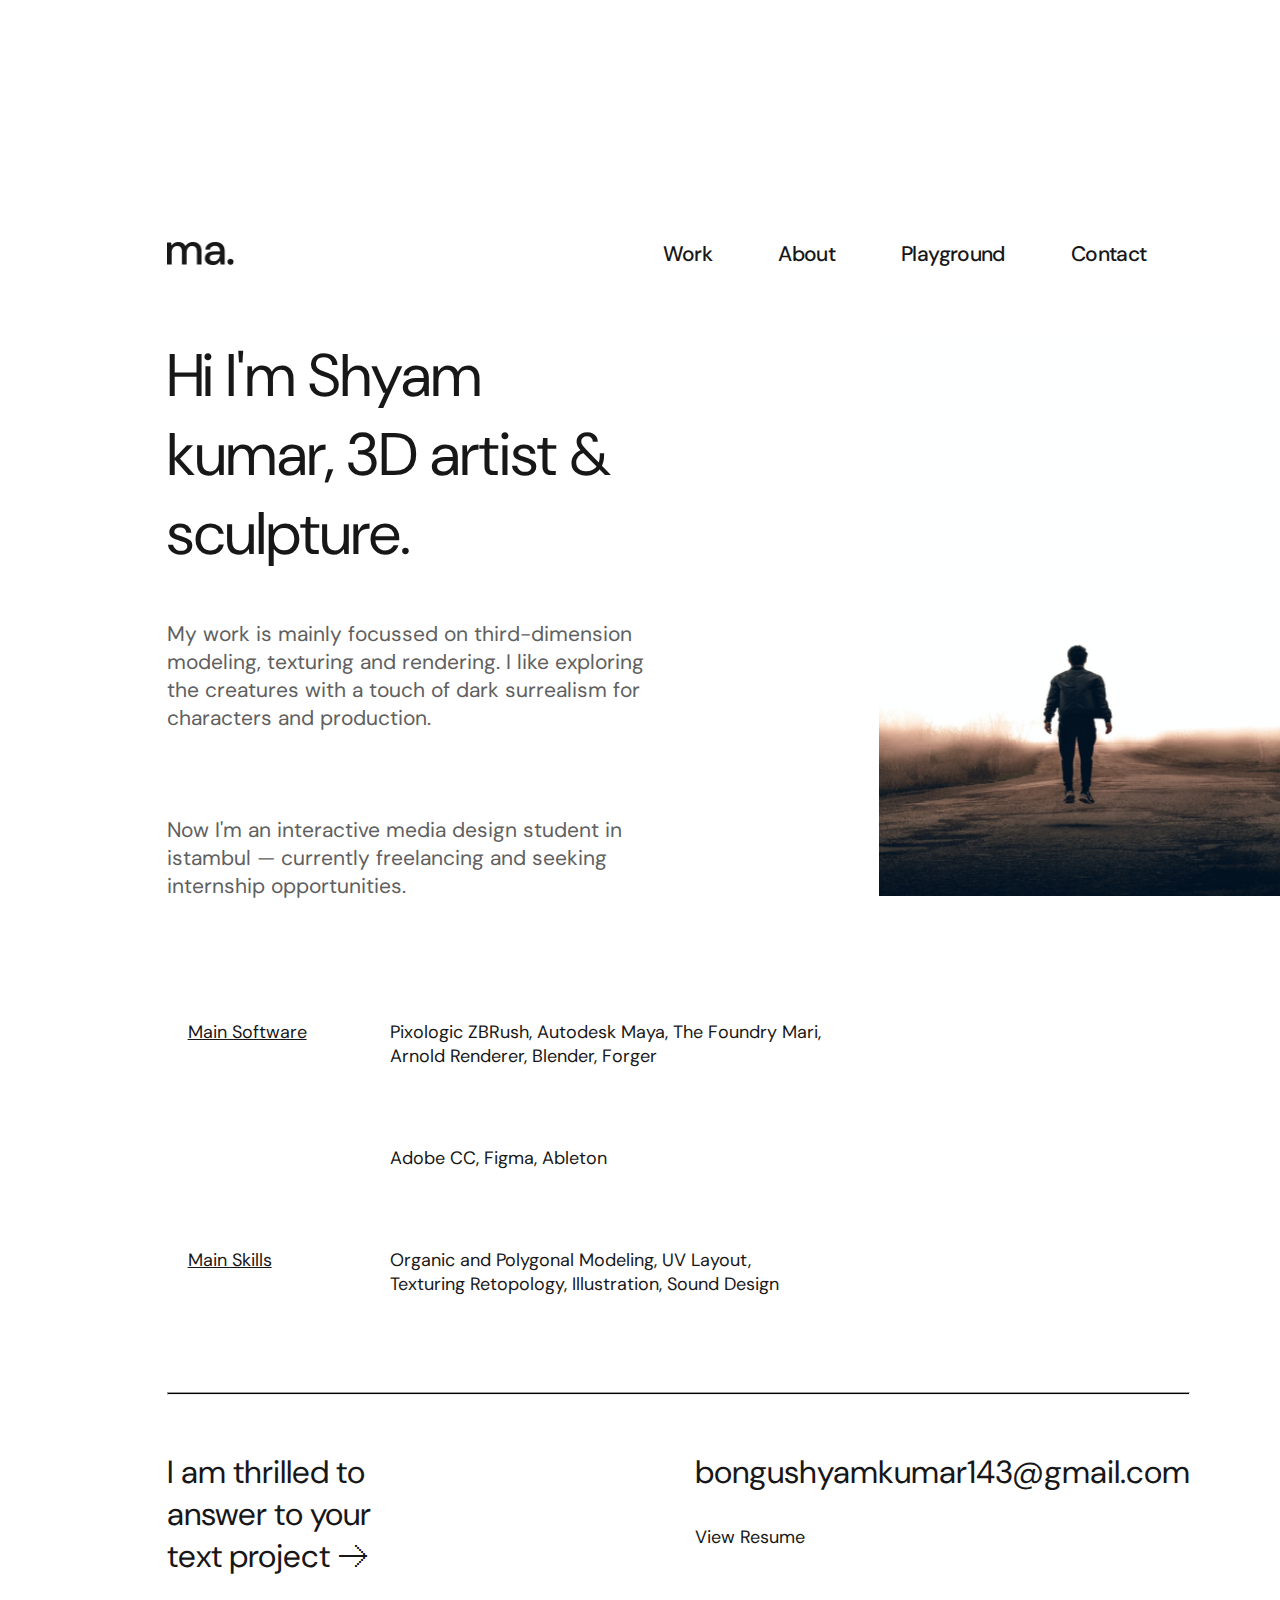
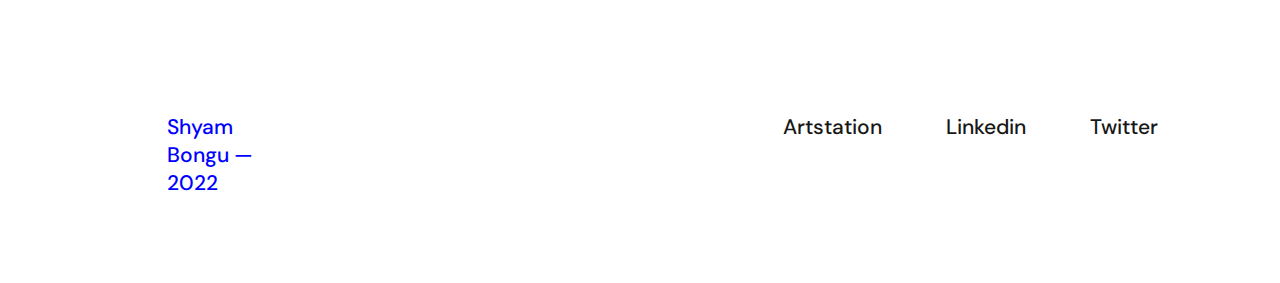
<file: index 2.html>
<!DOCTYPE html>
<html lang="en">
<head>
    <meta charset="UTF-8">
    <meta http-equiv="X-UA-Compatible" content="IE=edge">
    <meta name="viewport" content="width=device-width, initial-scale=1.0">
    <title>Profile</title>
    <link rel="stylesheet" href="style 2.css">
</head>
<body>
   <div class="container">
        <header>
          <img class="img-logo" src="logo.jpg">
           <nav>
              <ul class="list">
                  <li><a href="#">Work</a></li>
                  <li><a href="#">About</a></li>
                  <li><a href="#">Playground</a></li>
                  <li><a href="#">Contact</a></li>
              </ul>
           </nav>
        </header>
       <div class="container-1">
          <div class="sec-1">
              <div class="p1"><p>Hi I'm Shyam kumar, 3D artist & sculpture.</p></div>
              <div class="p2"><p>My work is mainly focussed on third-dimension modeling, texturing and rendering. I like exploring the creatures with a touch of dark surrealism for characters and production.</p></div> 
              <div class="p3"><p>Now I'm an interactive media design student in istambul &#8212; currently freelancing and seeking internship opportunities.</p></div>
          </div>
         <div class="sec-2">
            <img src="Profile.png">
         </div>
       </div>
    <div class="container-2">
        <div class="sec-a">
            <div class="sec-aa"><p>Main Software</p></div>
            <div class="sec-ab">
                <div class=sec-aba><p>Pixologic ZBRush, Autodesk Maya, The Foundry Mari, Arnold Renderer, Blender, Forger</p></div>
                <div class="sec-abb"><p>Adobe CC, Figma, Ableton</p></div>
            </div>
        </div>
        <div class="sec-b">
            <div class="sec-ba"><p>Main Skills</p></div>
            <div class="sec-bb"><p>Organic and Polygonal Modeling, UV Layout, Texturing Retopology, Illustration, Sound Design</p></div>
        </div>
    </div>
        <hr class="line">
     <div class="part">
         <div class="part-1"><p>I am thrilled to answer to your text project &#129122;</p></div>
              <div class="part-2">
                    <div class="part-21"><p>bongushyamkumar143@gmail.com</p></div>
                    <div class="part-22"><p>View Resume</p></div>
              </div>
     </div> 
     <div class="foot">
        <p class="foot-1">Shyam Bongu &#8212; 2022</p>
           <ul class="foot-list">
                <li><p>Artstation</p></li>
                <li><p>Linkedin</p></li>
                <li><p>Twitter</p></li>
           </ul>
      </div>

 </div>

</body>
</html>
</file>
<file: style 2.css>
@import url('https://fonts.googleapis.com/css2?family=DM+Sans:wght@500&display=swap');
@import url('https://fonts.googleapis.com/css2?family=DM+Sans:wght@500&display=swap');
*{
    margin:0;
    padding:0;
    box-sizing: border-box;
}
.container{
    position:absolute;
    top:60px;
    left:7%;
    right:7%;
}
.img-logo{
    position:absolute;
    left:7%;
    top:10%;
    bottom:5.71%;
    width:67.46px;
    height:23px;
}
nav{
    justify-content: flex-end;
    position:absolute;
    right:7%;
    top:10%;
}
nav ul{
    display:flex;
    list-style-type: none;
}
nav ul li{
    margin: 0px 33px;
}
nav ul li:nth-child(4){
    margin-right:-33px;
}
nav ul li a{
    text-decoration: none;
    font-size: 21px;
    font-family:'DM sans';
    color:#181717;
    letter-spacing: -0.03em;
    line-height:120%;
    font-weight:500;
}
.container-1{
    margin-left:7%;
    margin-top:276px;
    display:flex;
}
.sec-1 .p1{
    width:480px;
    height:200px;
    font-size:60px;
    font-family:'DM sans';
    color:#181717;
}
.sec-1 .p2{
    width:480px;
    font-size:21px;
    font-family:'DM sans';
    color:#606060;
    margin-top: 84px;
}
.sec-1 .p3{
    width:480px;
    font-size:21px;
    font-family:'DM sans';
    color:#606060;
    margin-top: 84px;
}
.sec-2 img{
    width:420px;
    height:560px;
    margin-left:232px;
}
.container-2{
    margin-top:120px;
    margin-bottom:96px;
}
.sec-a{
    display:flex;
    flex-direction:row;
}
.sec-aa{
    width:124px;
    margin-right:78px;
    text-decoration: underline;
    font-size:18px;
    font-family:'DM Sans', sans-serif;
    font-weight:500px;
    color:#181717;
    margin-left:98px;
}
.sec-ab .sec-aba{
    width:436px;
    font-size:18px;
    font-family:'DM Sans', sans-serif;
    font-weight:400px;
    color:#181717;
}
.sec-ab .sec-abb{
    margin-top:78px;
    font-size:18px;
    font-family:'DM Sans', sans-serif;
    font-weight:400px;
    color:#181717;
}
.sec-b{
    margin-top: 78px;
    display:flex;
    flex-direction:row;
}
.sec-b .sec-ba{
    width:124px;
    margin-right:78px;
    text-decoration: underline;
    font-size:18px;
    font-family:'DM Sans', sans-serif;
    color:#181717;
    font-weight:500px;
    margin-left:98px;
}
.sec-b .sec-bb{
    width:401px;
    font-size:18px;
    font-family:'DM Sans', sans-serif;
    font-weight:400px;
    color:#181717;
}
.line{
    background:black;
    height:3px;
    margin-bottom:56px;
    margin-left:7%;
}
.part{
    display:flex;
    margin-top:56px;
    margin-left:7%;
}
.part-1{
    width:347px;
    font-size:32px;
    font-weight:50px;
    color:#181717;
    font-family:'DM sans';
}
.part-2{
    margin-left:30%;
    margin-bottom:164px;
}
.part-21{
    font-size:32px;
    font-family:'DM sans';
    color:#181717;
    margin-bottom:32px;
}
.part-22{
    font-size:18px;
    font-family:'DM sans';
    color:#181717;
}
.foot{
    display:flex;
    margin-bottom:86px;
    margin-left:7%;
}
.foot .foot-1{
    font-family:'DM sans';
    font-weight:500;
    font-size:21px;
    color:blue;
}
.foot .foot-list{
    display:flex;
    margin-left:45%;
}
.foot-list li{
    justify-content:center;
    list-style-type: none;
    margin:0px 32px;
    font-family:'DM sans';
    font-weight:500;
    font-size:21px;
    color: #181717;
}
</file>
